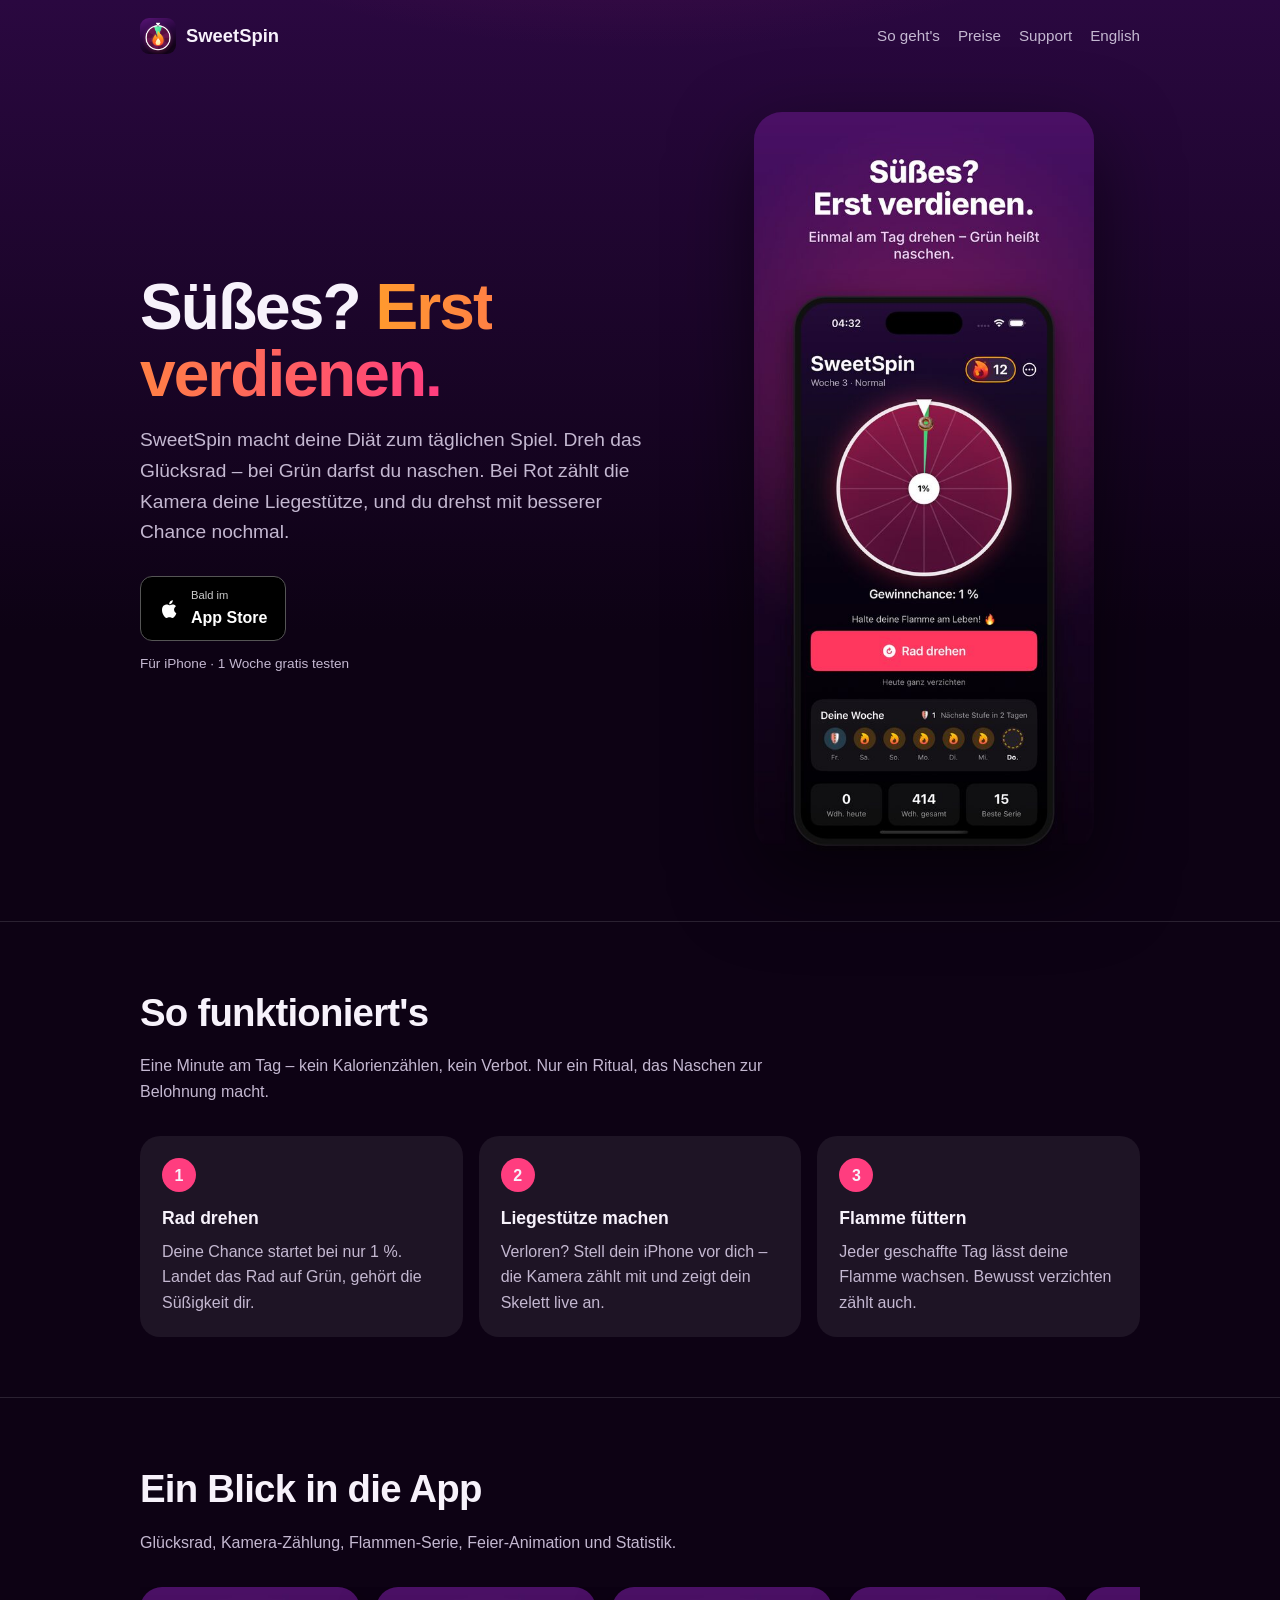
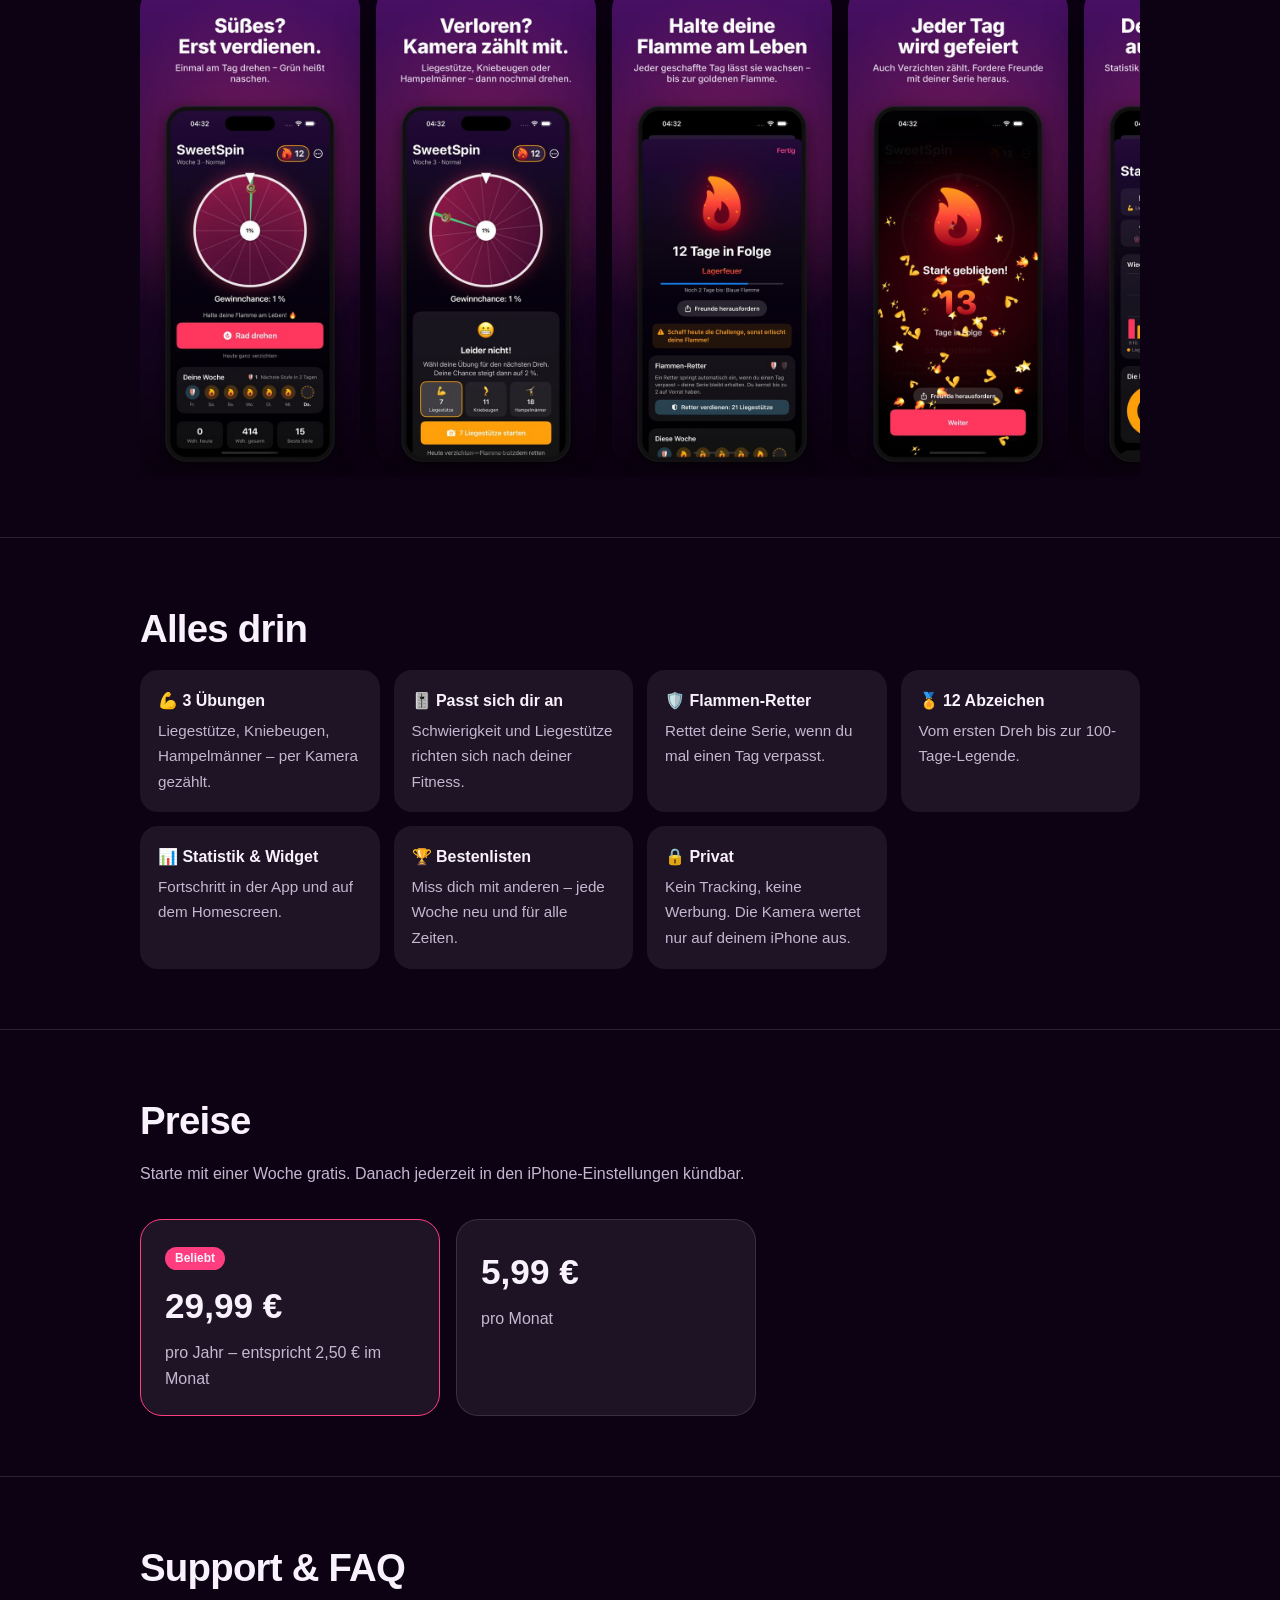
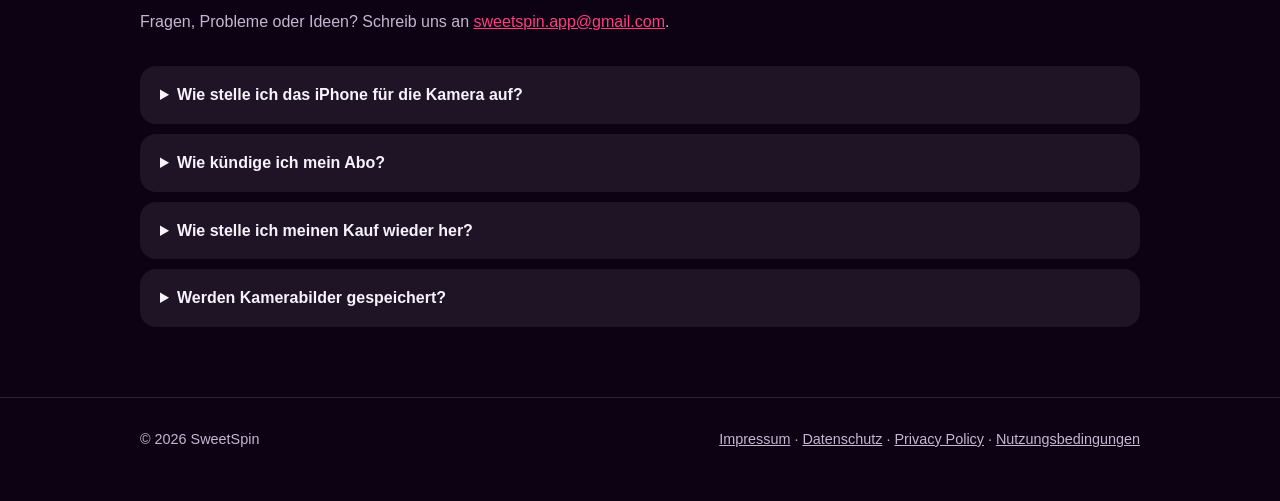
<file: index.html>
<!doctype html>
<html lang="de">
<head>
<meta charset="utf-8">
<meta name="viewport" content="width=device-width,initial-scale=1">
<title>SweetSpin – Verdien dir deine Süßigkeit</title>
<meta name="description" content="SweetSpin macht deine Diät zum Spiel: Dreh das Glücksrad, mach Liegestütze und halte deine Flamme am Leben. Für iPhone.">
<meta property="og:title" content="SweetSpin – Verdien dir deine Süßigkeit">
<meta property="og:description" content="Glücksrad, Liegestütze per Kamera und Flammen-Serie: die Diät-Challenge fürs iPhone.">
<meta property="og:image" content="1-gluecksrad.jpg">
<link rel="icon" href="icon.png">
<link rel="apple-touch-icon" href="apple-touch-icon.png">
<link rel="stylesheet" href="style.css">
</head>
<body>
<div class="wrap">
  <nav>
    <a class="brand" href="index.html"><img src="icon.png" alt="">SweetSpin</a>
    <div class="links">
      <a href="#so-gehts" class="hide-sm">So geht's</a>
      <a href="#preise" class="hide-sm">Preise</a>
      <a href="#support">Support</a>
      <a href="privacy.html" lang="en">English</a>
    </div>
  </nav>

  <header class="hero">
    <div>
      <h1>Süßes? <span>Erst verdienen.</span></h1>
      <p class="lead">SweetSpin macht deine Diät zum täglichen Spiel. Dreh das Glücksrad – bei Grün darfst du naschen. Bei Rot zählt die Kamera deine Liegestütze, und du drehst mit besserer Chance nochmal.</p>
      <a class="badge" href="#" aria-label="Bald im App Store">
        <svg width="22" height="22" viewBox="0 0 24 24" fill="#fff" aria-hidden="true"><path d="M16.4 12.6c0-2.4 2-3.6 2.1-3.7-1.1-1.7-2.9-1.9-3.5-1.9-1.5-.2-2.9.9-3.7.9-.8 0-1.9-.9-3.2-.8-1.6 0-3.2 1-4 2.5-1.7 3-.4 7.4 1.2 9.8.8 1.2 1.8 2.5 3 2.4 1.2 0 1.7-.8 3.1-.8 1.5 0 1.9.8 3.2.8 1.3 0 2.2-1.2 3-2.4.9-1.4 1.3-2.7 1.3-2.8-.1 0-2.5-1-2.5-4zM14 5.4c.7-.8 1.1-1.9 1-3-1 0-2.1.7-2.8 1.5-.6.7-1.2 1.8-1 2.9 1.1.1 2.1-.6 2.8-1.4z"/></svg>
        <span><small>Bald im</small>App Store</span>
      </a>
      <p class="note">Für iPhone · 1 Woche gratis testen</p>
    </div>
    <div class="phone"><img src="1-gluecksrad.jpg" alt="SweetSpin Glücksrad mit 12-Tage-Flamme"></div>
  </header>
</div>

<section id="so-gehts">
  <div class="wrap">
    <h2>So funktioniert's</h2>
    <p class="sub">Eine Minute am Tag – kein Kalorienzählen, kein Verbot. Nur ein Ritual, das Naschen zur Belohnung macht.</p>
    <div class="steps">
      <div class="step"><div class="num">1</div><h3>Rad drehen</h3><p>Deine Chance startet bei nur 1 %. Landet das Rad auf Grün, gehört die Süßigkeit dir.</p></div>
      <div class="step"><div class="num">2</div><h3>Liegestütze machen</h3><p>Verloren? Stell dein iPhone vor dich – die Kamera zählt mit und zeigt dein Skelett live an.</p></div>
      <div class="step"><div class="num">3</div><h3>Flamme füttern</h3><p>Jeder geschaffte Tag lässt deine Flamme wachsen. Bewusst verzichten zählt auch.</p></div>
    </div>
  </div>
</section>

<section>
  <div class="wrap">
    <h2>Ein Blick in die App</h2>
    <p class="sub">Glücksrad, Kamera-Zählung, Flammen-Serie, Feier-Animation und Statistik.</p>
    <div class="gallery">
      <img src="1-gluecksrad.jpg" alt="Glücksrad" loading="lazy">
      <img src="2-uebungen.jpg" alt="Übungsauswahl" loading="lazy">
      <img src="3-flamme.jpg" alt="Flammen-Serie" loading="lazy">
      <img src="4-feier.jpg" alt="Feier-Animation" loading="lazy">
      <img src="5-statistik.jpg" alt="Statistik" loading="lazy">
    </div>
  </div>
</section>

<section>
  <div class="wrap">
    <h2>Alles drin</h2>
    <div class="features">
      <div class="feature"><b>💪 3 Übungen</b><span>Liegestütze, Kniebeugen, Hampelmänner – per Kamera gezählt.</span></div>
      <div class="feature"><b>🎚️ Passt sich dir an</b><span>Schwierigkeit und Liegestütze richten sich nach deiner Fitness.</span></div>
      <div class="feature"><b>🛡️ Flammen-Retter</b><span>Rettet deine Serie, wenn du mal einen Tag verpasst.</span></div>
      <div class="feature"><b>🏅 12 Abzeichen</b><span>Vom ersten Dreh bis zur 100-Tage-Legende.</span></div>
      <div class="feature"><b>📊 Statistik & Widget</b><span>Fortschritt in der App und auf dem Homescreen.</span></div>
      <div class="feature"><b>🏆 Bestenlisten</b><span>Miss dich mit anderen – jede Woche neu und für alle Zeiten.</span></div>
      <div class="feature"><b>🔒 Privat</b><span>Kein Tracking, keine Werbung. Die Kamera wertet nur auf deinem iPhone aus.</span></div>
    </div>
  </div>
</section>

<section id="preise">
  <div class="wrap">
    <h2>Preise</h2>
    <p class="sub">Starte mit einer Woche gratis. Danach jederzeit in den iPhone-Einstellungen kündbar.</p>
    <div class="price">
      <div class="plan best"><span class="tag">Beliebt</span><div class="amount">29,99 €</div><p>pro Jahr – entspricht 2,50 € im Monat</p></div>
      <div class="plan"><div class="amount">5,99 €</div><p>pro Monat</p></div>
    </div>
  </div>
</section>

<section id="support">
  <div class="wrap">
    <h2>Support & FAQ</h2>
    <p class="sub">Fragen, Probleme oder Ideen? Schreib uns an <a href="mailto:sweetspin.app@gmail.com">sweetspin.app@gmail.com</a>.</p>
    <details><summary>Wie stelle ich das iPhone für die Kamera auf?</summary><p>Hochkant vor dich, Bildschirm zu dir. Für Liegestütze auf den Boden, ca. 1 m vor deinem Kopf. Für Kniebeugen und Hampelmänner ca. 2–3 m entfernt, sodass dein ganzer Körper zu sehen ist.</p></details>
    <details><summary>Wie kündige ich mein Abo?</summary><p>iPhone-Einstellungen → dein Name → Abonnements → SweetSpin. Oder in der App unter Einstellungen → Abo verwalten.</p></details>
    <details><summary>Wie stelle ich meinen Kauf wieder her?</summary><p>Auf der Abo-Seite der App „Abonnement wiederherstellen“ tippen.</p></details>
    <details><summary>Werden Kamerabilder gespeichert?</summary><p>Nein. Die Bilder werden in Echtzeit auf deinem iPhone ausgewertet und weder gespeichert noch übertragen.</p></details>
  </div>
</section>

<footer>
  <div class="wrap">
    <span>© 2026 SweetSpin</span>
    <span><a href="impressum.html">Impressum</a> · <a href="datenschutz.html">Datenschutz</a> · <a href="privacy.html">Privacy Policy</a> · <a href="https://www.apple.com/legal/internet-services/itunes/dev/stdeula/">Nutzungsbedingungen</a></span>
  </div>
</footer>
</body>
</html>
</file>
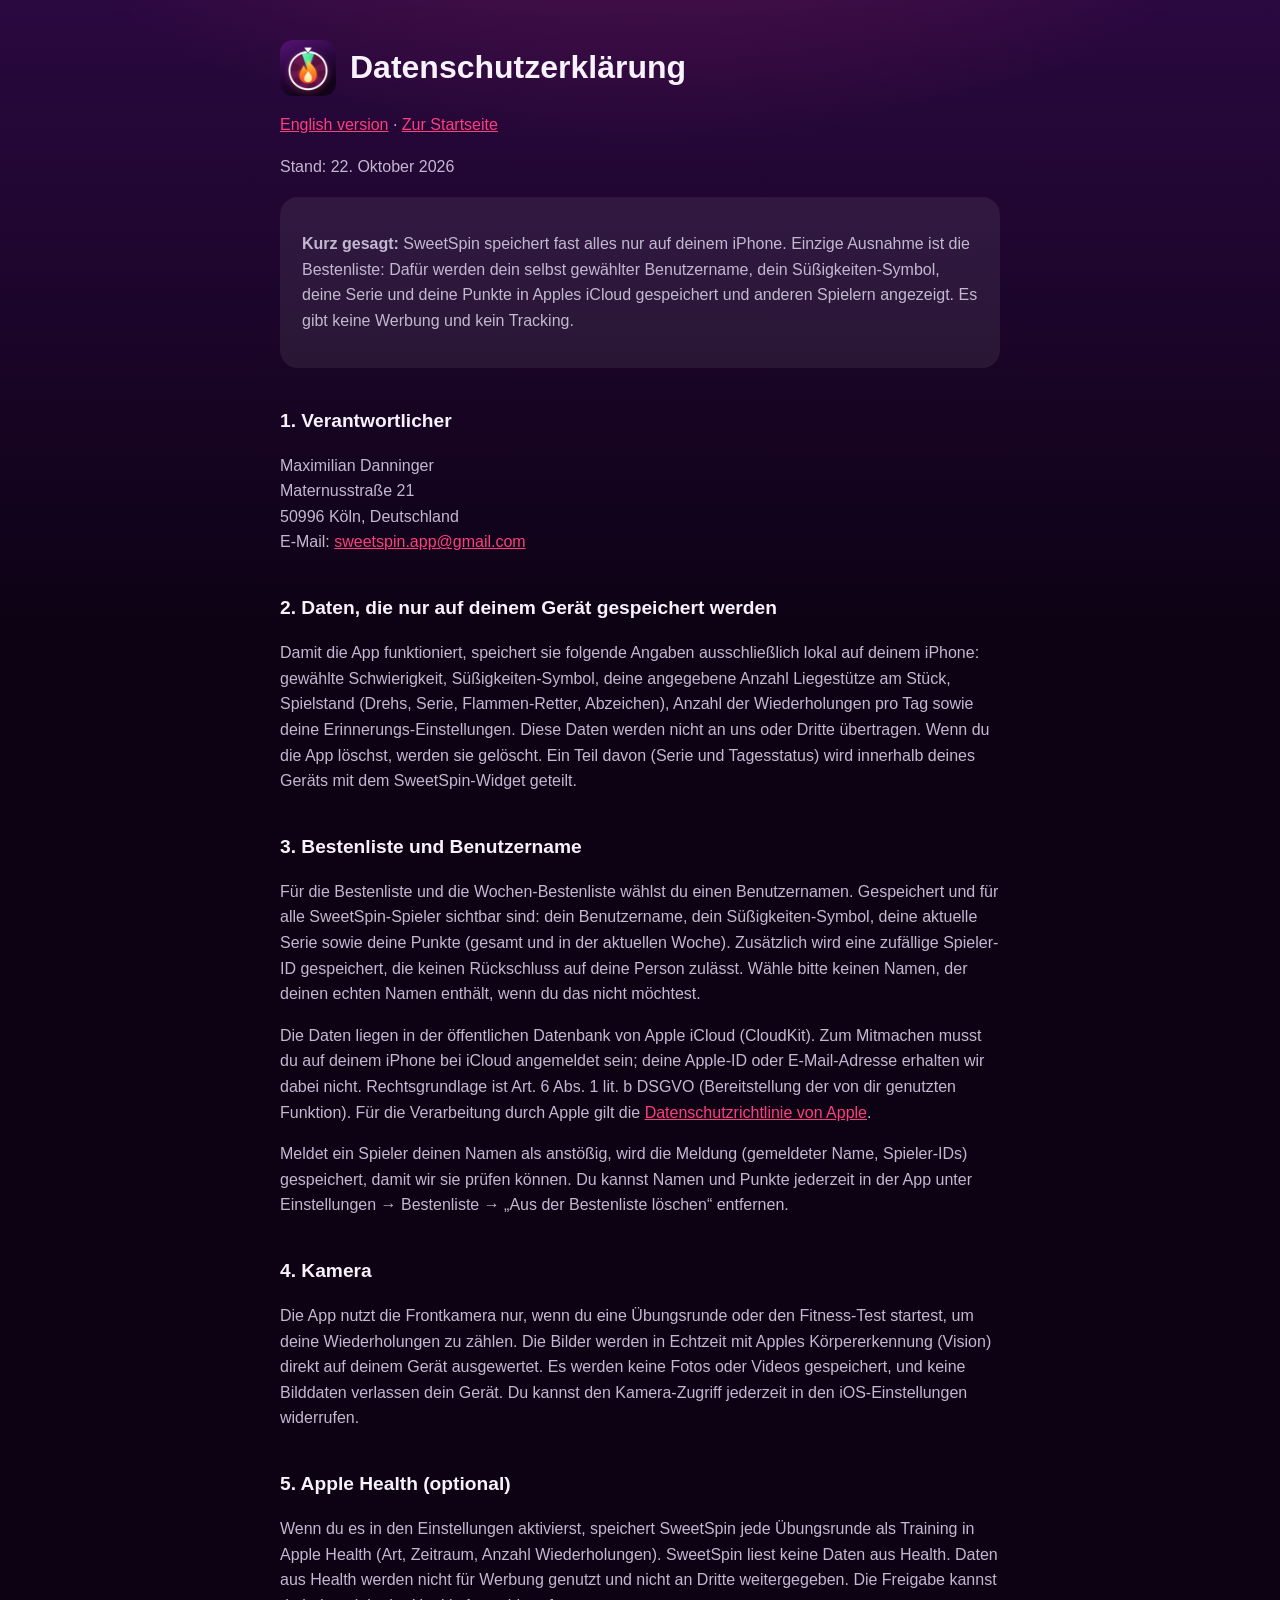
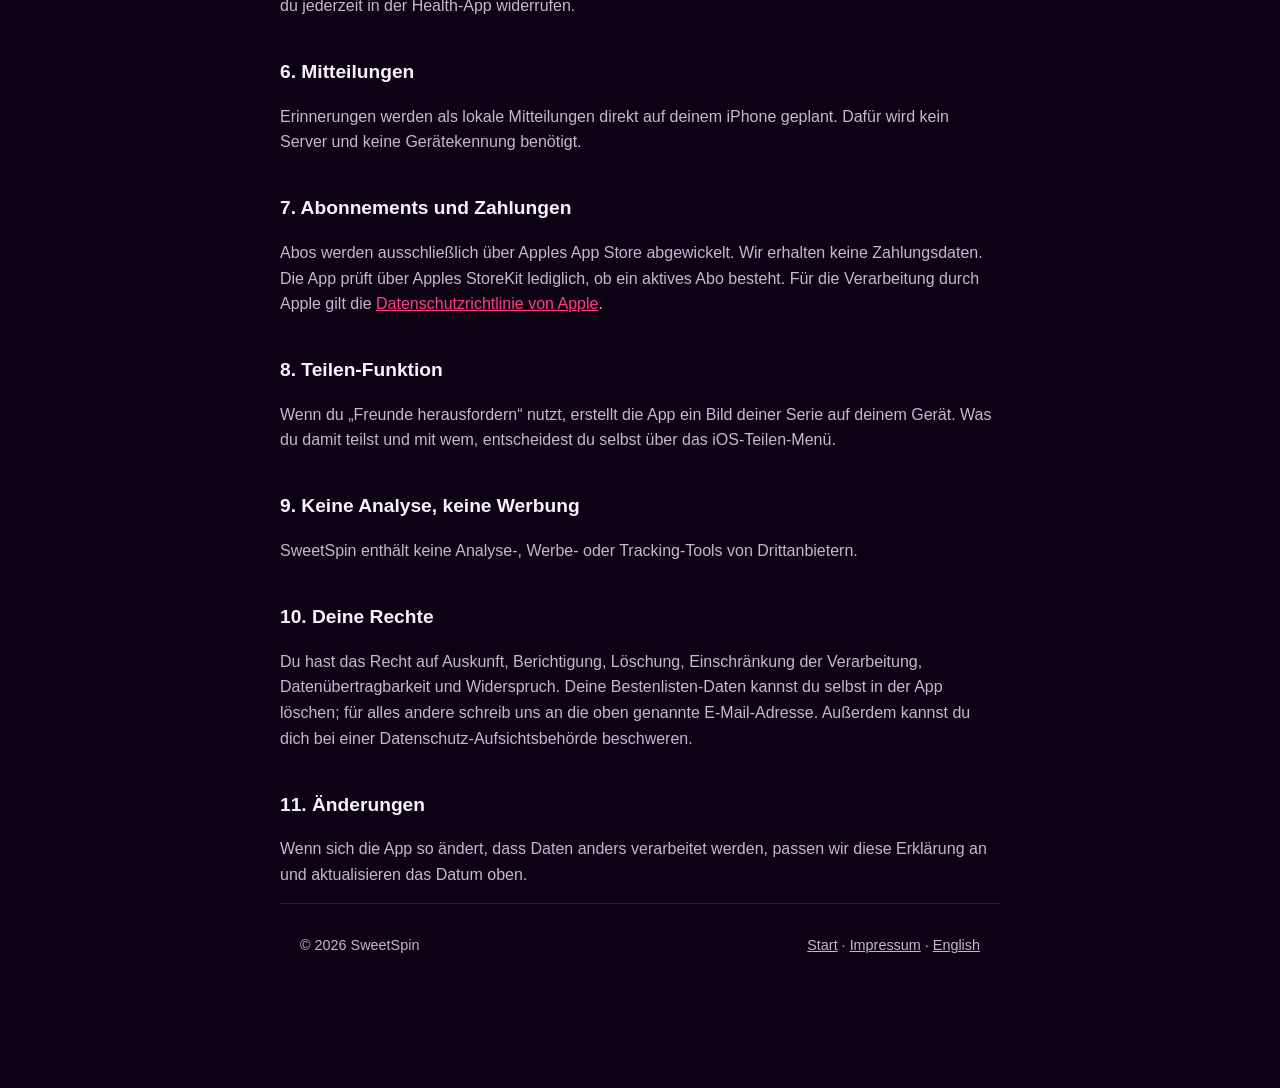
<file: datenschutz.html>
<!doctype html>
<html lang="de">
<head>
<meta charset="utf-8"><meta name="viewport" content="width=device-width,initial-scale=1">
<title>SweetSpin – Datenschutzerklärung</title>
<link rel="icon" href="icon.png"><link rel="stylesheet" href="style.css">
</head>
<body><main class="text">
<header><img src="icon.png" alt="SweetSpin App-Icon"><h1>Datenschutzerklärung</h1></header>
<p class="lang"><a href="privacy.html">English version</a> · <a href="index.html">Zur Startseite</a></p>
<p>Stand: 22. Oktober 2026</p>

<div class="card">
<p><b>Kurz gesagt:</b> SweetSpin speichert fast alles nur auf deinem iPhone. Einzige Ausnahme ist die Bestenliste: Dafür werden dein selbst gewählter Benutzername, dein Süßigkeiten-Symbol, deine Serie und deine Punkte in Apples iCloud gespeichert und anderen Spielern angezeigt. Es gibt keine Werbung und kein Tracking.</p>
</div>

<h2>1. Verantwortlicher</h2>
<p>Maximilian Danninger<br>
Maternusstraße 21<br>
50996 Köln, Deutschland<br>
E-Mail: <a href="mailto:sweetspin.app@gmail.com">sweetspin.app@gmail.com</a></p>

<h2>2. Daten, die nur auf deinem Gerät gespeichert werden</h2>
<p>Damit die App funktioniert, speichert sie folgende Angaben ausschließlich lokal auf deinem iPhone: gewählte Schwierigkeit, Süßigkeiten-Symbol, deine angegebene Anzahl Liegestütze am Stück, Spielstand (Drehs, Serie, Flammen-Retter, Abzeichen), Anzahl der Wiederholungen pro Tag sowie deine Erinnerungs-Einstellungen. Diese Daten werden nicht an uns oder Dritte übertragen. Wenn du die App löschst, werden sie gelöscht. Ein Teil davon (Serie und Tagesstatus) wird innerhalb deines Geräts mit dem SweetSpin-Widget geteilt.</p>

<h2>3. Bestenliste und Benutzername</h2>
<p>Für die Bestenliste und die Wochen-Bestenliste wählst du einen Benutzernamen. Gespeichert und für alle SweetSpin-Spieler sichtbar sind: dein Benutzername, dein Süßigkeiten-Symbol, deine aktuelle Serie sowie deine Punkte (gesamt und in der aktuellen Woche). Zusätzlich wird eine zufällige Spieler-ID gespeichert, die keinen Rückschluss auf deine Person zulässt. Wähle bitte keinen Namen, der deinen echten Namen enthält, wenn du das nicht möchtest.</p>
<p>Die Daten liegen in der öffentlichen Datenbank von Apple iCloud (CloudKit). Zum Mitmachen musst du auf deinem iPhone bei iCloud angemeldet sein; deine Apple-ID oder E-Mail-Adresse erhalten wir dabei nicht. Rechtsgrundlage ist Art. 6 Abs. 1 lit. b DSGVO (Bereitstellung der von dir genutzten Funktion). Für die Verarbeitung durch Apple gilt die <a href="https://www.apple.com/de/legal/privacy/">Datenschutzrichtlinie von Apple</a>.</p>
<p>Meldet ein Spieler deinen Namen als anstößig, wird die Meldung (gemeldeter Name, Spieler-IDs) gespeichert, damit wir sie prüfen können. Du kannst Namen und Punkte jederzeit in der App unter Einstellungen → Bestenliste → „Aus der Bestenliste löschen“ entfernen.</p>

<h2>4. Kamera</h2>
<p>Die App nutzt die Frontkamera nur, wenn du eine Übungsrunde oder den Fitness-Test startest, um deine Wiederholungen zu zählen. Die Bilder werden in Echtzeit mit Apples Körpererkennung (Vision) direkt auf deinem Gerät ausgewertet. Es werden keine Fotos oder Videos gespeichert, und keine Bilddaten verlassen dein Gerät. Du kannst den Kamera-Zugriff jederzeit in den iOS-Einstellungen widerrufen.</p>

<h2>5. Apple Health (optional)</h2>
<p>Wenn du es in den Einstellungen aktivierst, speichert SweetSpin jede Übungsrunde als Training in Apple Health (Art, Zeitraum, Anzahl Wiederholungen). SweetSpin liest keine Daten aus Health. Daten aus Health werden nicht für Werbung genutzt und nicht an Dritte weitergegeben. Die Freigabe kannst du jederzeit in der Health-App widerrufen.</p>

<h2>6. Mitteilungen</h2>
<p>Erinnerungen werden als lokale Mitteilungen direkt auf deinem iPhone geplant. Dafür wird kein Server und keine Gerätekennung benötigt.</p>

<h2>7. Abonnements und Zahlungen</h2>
<p>Abos werden ausschließlich über Apples App Store abgewickelt. Wir erhalten keine Zahlungsdaten. Die App prüft über Apples StoreKit lediglich, ob ein aktives Abo besteht. Für die Verarbeitung durch Apple gilt die <a href="https://www.apple.com/de/legal/privacy/">Datenschutzrichtlinie von Apple</a>.</p>

<h2>8. Teilen-Funktion</h2>
<p>Wenn du „Freunde herausfordern“ nutzt, erstellt die App ein Bild deiner Serie auf deinem Gerät. Was du damit teilst und mit wem, entscheidest du selbst über das iOS-Teilen-Menü.</p>

<h2>9. Keine Analyse, keine Werbung</h2>
<p>SweetSpin enthält keine Analyse-, Werbe- oder Tracking-Tools von Drittanbietern.</p>

<h2>10. Deine Rechte</h2>
<p>Du hast das Recht auf Auskunft, Berichtigung, Löschung, Einschränkung der Verarbeitung, Datenübertragbarkeit und Widerspruch. Deine Bestenlisten-Daten kannst du selbst in der App löschen; für alles andere schreib uns an die oben genannte E-Mail-Adresse. Außerdem kannst du dich bei einer Datenschutz-Aufsichtsbehörde beschweren.</p>

<h2>11. Änderungen</h2>
<p>Wenn sich die App so ändert, dass Daten anders verarbeitet werden, passen wir diese Erklärung an und aktualisieren das Datum oben.</p>

<footer><div class="wrap"><span>© 2026 SweetSpin</span><span><a href="index.html">Start</a> · <a href="impressum.html">Impressum</a> · <a href="privacy.html">English</a></span></div></footer>
</main></body></html>
</file>
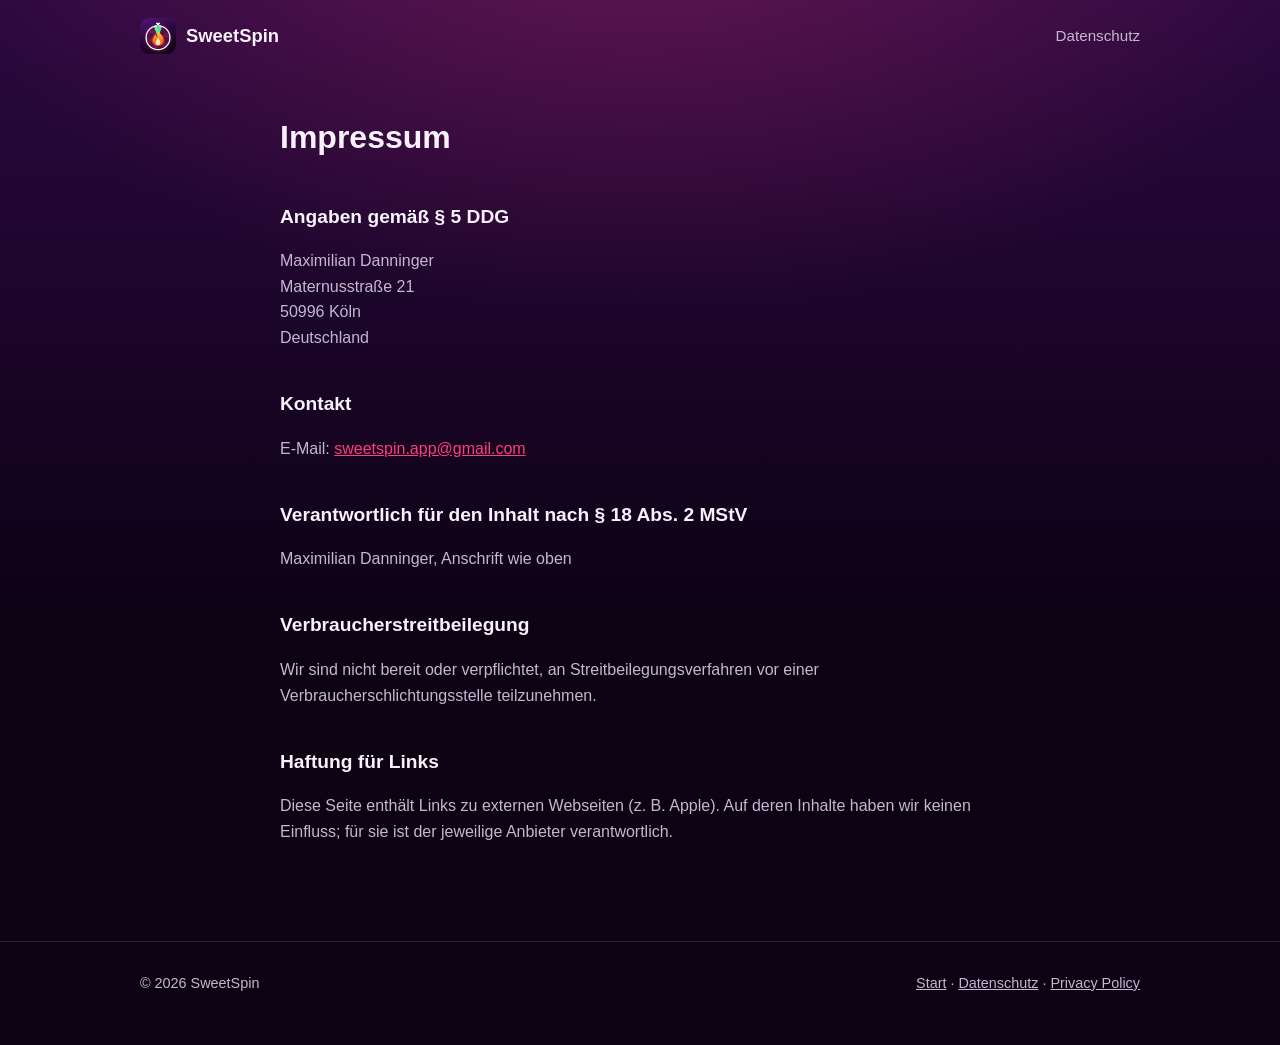
<file: impressum.html>
<!doctype html>
<html lang="de">
<head>
<meta charset="utf-8"><meta name="viewport" content="width=device-width,initial-scale=1">
<title>SweetSpin – Impressum</title>
<link rel="icon" href="icon.png"><link rel="stylesheet" href="style.css">
</head>
<body>
<div class="wrap"><nav><a class="brand" href="index.html"><img src="icon.png" alt="">SweetSpin</a><div class="links"><a href="datenschutz.html">Datenschutz</a></div></nav></div>
<main class="text">
<h1>Impressum</h1>

<h2>Angaben gemäß § 5 DDG</h2>
<p>Maximilian Danninger<br>
Maternusstraße 21<br>
50996 Köln<br>
Deutschland</p>

<h2>Kontakt</h2>
<p>E-Mail: <a href="mailto:sweetspin.app@gmail.com">sweetspin.app@gmail.com</a></p>

<h2>Verantwortlich für den Inhalt nach § 18 Abs. 2 MStV</h2>
<p>Maximilian Danninger, Anschrift wie oben</p>

<h2>Verbraucherstreitbeilegung</h2>
<p>Wir sind nicht bereit oder verpflichtet, an Streitbeilegungsverfahren vor einer Verbraucherschlichtungsstelle teilzunehmen.</p>

<h2>Haftung für Links</h2>
<p>Diese Seite enthält Links zu externen Webseiten (z. B. Apple). Auf deren Inhalte haben wir keinen Einfluss; für sie ist der jeweilige Anbieter verantwortlich.</p>
</main>
<footer><div class="wrap"><span>© 2026 SweetSpin</span><span><a href="index.html">Start</a> · <a href="datenschutz.html">Datenschutz</a> · <a href="privacy.html">Privacy Policy</a></span></div></footer>
</body>
</html>
</file>
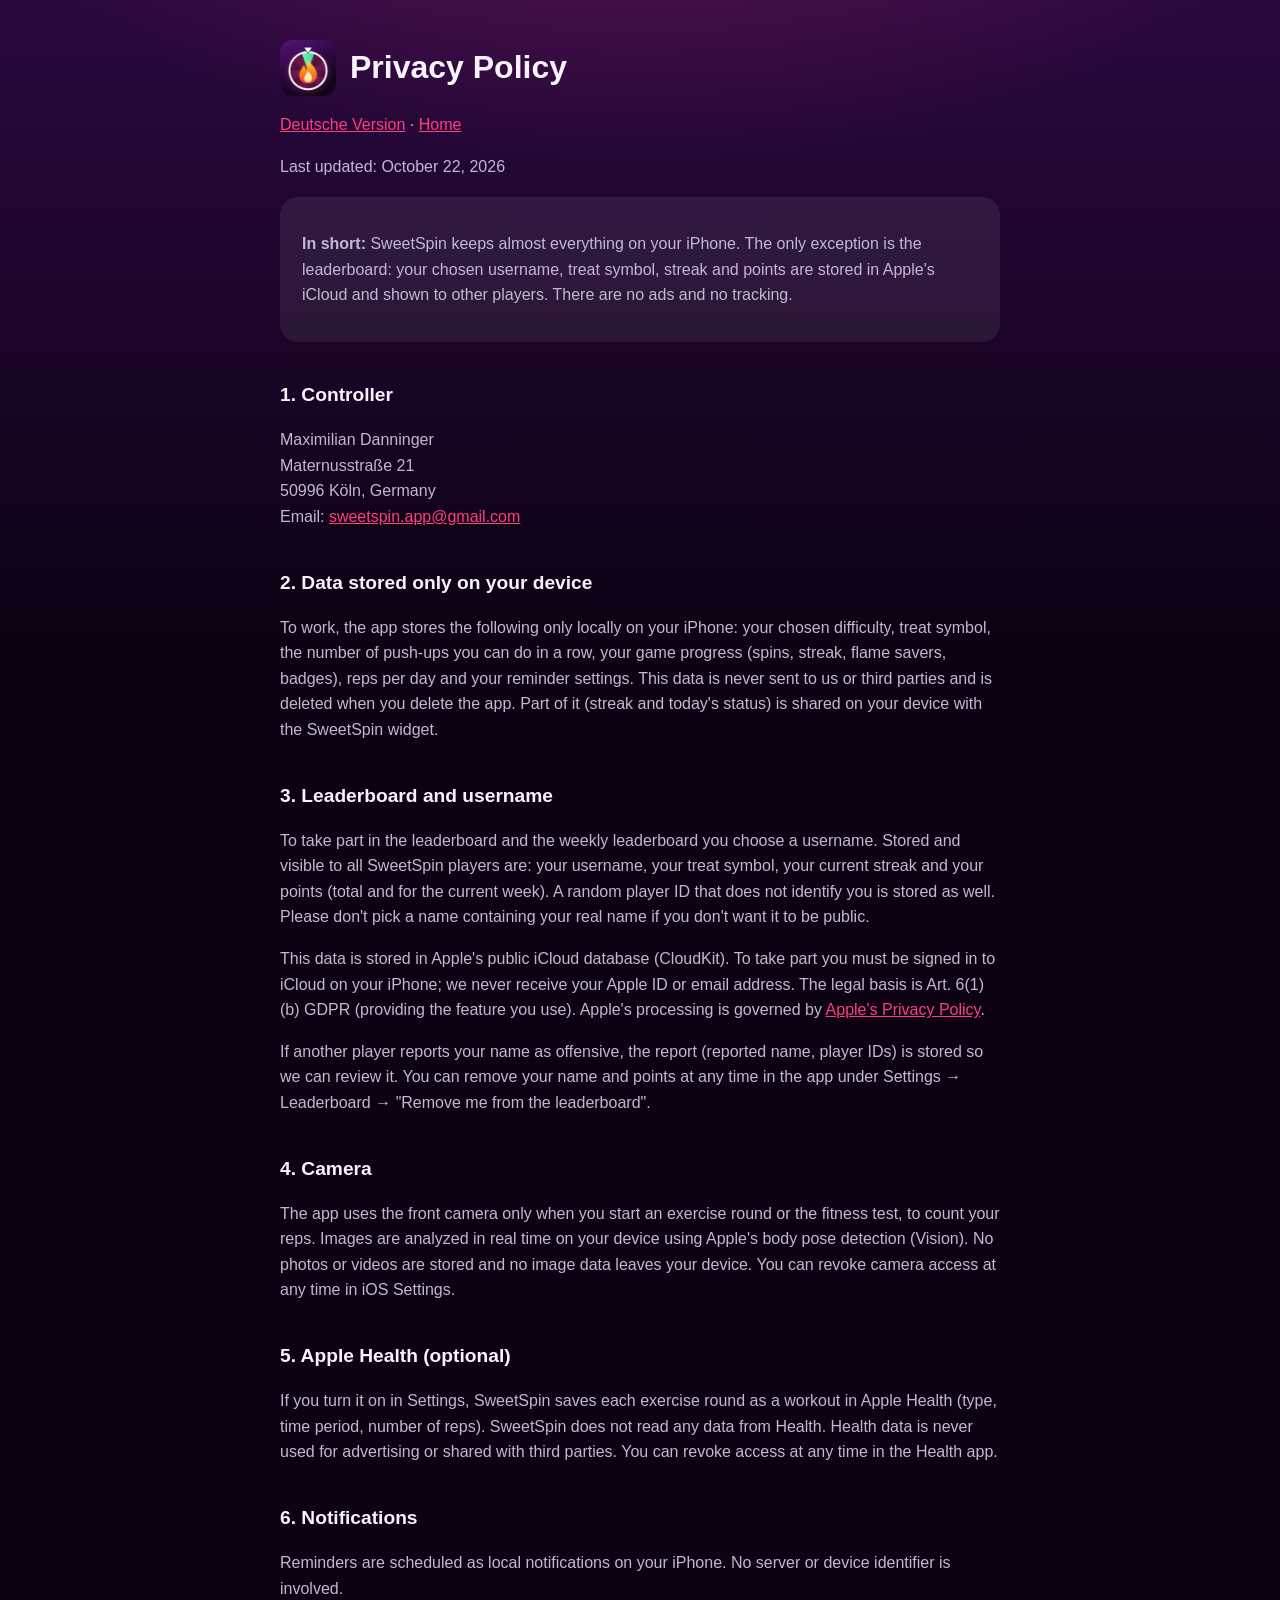
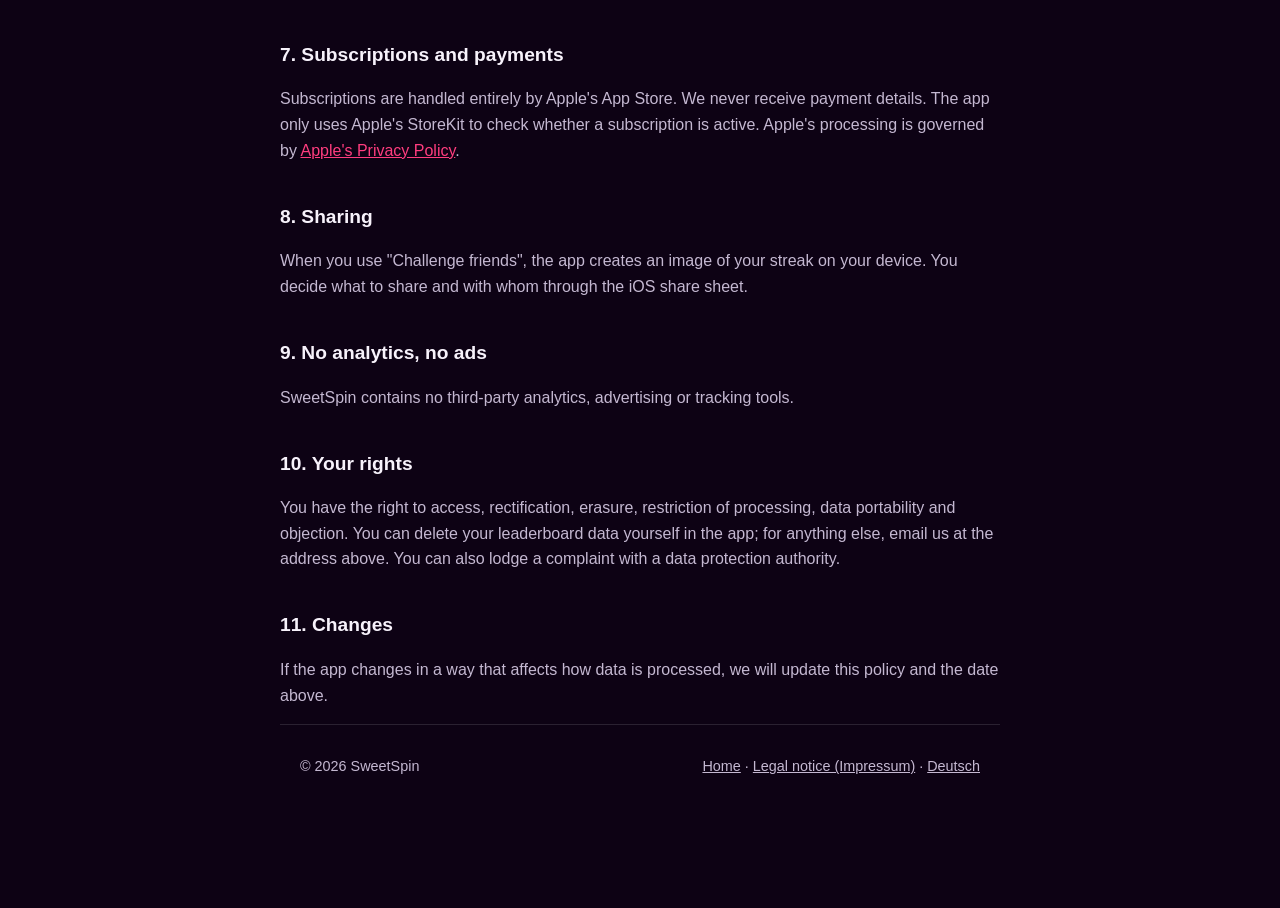
<file: privacy.html>
<!doctype html>
<html lang="en">
<head>
<meta charset="utf-8"><meta name="viewport" content="width=device-width,initial-scale=1">
<title>SweetSpin – Privacy Policy</title>
<link rel="icon" href="icon.png"><link rel="stylesheet" href="style.css">
</head>
<body><main class="text">
<header><img src="icon.png" alt="SweetSpin app icon"><h1>Privacy Policy</h1></header>
<p class="lang"><a href="datenschutz.html">Deutsche Version</a> · <a href="index.html">Home</a></p>
<p>Last updated: October 22, 2026</p>

<div class="card">
<p><b>In short:</b> SweetSpin keeps almost everything on your iPhone. The only exception is the leaderboard: your chosen username, treat symbol, streak and points are stored in Apple's iCloud and shown to other players. There are no ads and no tracking.</p>
</div>

<h2>1. Controller</h2>
<p>Maximilian Danninger<br>
Maternusstraße 21<br>
50996 Köln, Germany<br>
Email: <a href="mailto:sweetspin.app@gmail.com">sweetspin.app@gmail.com</a></p>

<h2>2. Data stored only on your device</h2>
<p>To work, the app stores the following only locally on your iPhone: your chosen difficulty, treat symbol, the number of push-ups you can do in a row, your game progress (spins, streak, flame savers, badges), reps per day and your reminder settings. This data is never sent to us or third parties and is deleted when you delete the app. Part of it (streak and today's status) is shared on your device with the SweetSpin widget.</p>

<h2>3. Leaderboard and username</h2>
<p>To take part in the leaderboard and the weekly leaderboard you choose a username. Stored and visible to all SweetSpin players are: your username, your treat symbol, your current streak and your points (total and for the current week). A random player ID that does not identify you is stored as well. Please don't pick a name containing your real name if you don't want it to be public.</p>
<p>This data is stored in Apple's public iCloud database (CloudKit). To take part you must be signed in to iCloud on your iPhone; we never receive your Apple ID or email address. The legal basis is Art. 6(1)(b) GDPR (providing the feature you use). Apple's processing is governed by <a href="https://www.apple.com/legal/privacy/">Apple's Privacy Policy</a>.</p>
<p>If another player reports your name as offensive, the report (reported name, player IDs) is stored so we can review it. You can remove your name and points at any time in the app under Settings → Leaderboard → "Remove me from the leaderboard".</p>

<h2>4. Camera</h2>
<p>The app uses the front camera only when you start an exercise round or the fitness test, to count your reps. Images are analyzed in real time on your device using Apple's body pose detection (Vision). No photos or videos are stored and no image data leaves your device. You can revoke camera access at any time in iOS Settings.</p>

<h2>5. Apple Health (optional)</h2>
<p>If you turn it on in Settings, SweetSpin saves each exercise round as a workout in Apple Health (type, time period, number of reps). SweetSpin does not read any data from Health. Health data is never used for advertising or shared with third parties. You can revoke access at any time in the Health app.</p>

<h2>6. Notifications</h2>
<p>Reminders are scheduled as local notifications on your iPhone. No server or device identifier is involved.</p>

<h2>7. Subscriptions and payments</h2>
<p>Subscriptions are handled entirely by Apple's App Store. We never receive payment details. The app only uses Apple's StoreKit to check whether a subscription is active. Apple's processing is governed by <a href="https://www.apple.com/legal/privacy/">Apple's Privacy Policy</a>.</p>

<h2>8. Sharing</h2>
<p>When you use "Challenge friends", the app creates an image of your streak on your device. You decide what to share and with whom through the iOS share sheet.</p>

<h2>9. No analytics, no ads</h2>
<p>SweetSpin contains no third-party analytics, advertising or tracking tools.</p>

<h2>10. Your rights</h2>
<p>You have the right to access, rectification, erasure, restriction of processing, data portability and objection. You can delete your leaderboard data yourself in the app; for anything else, email us at the address above. You can also lodge a complaint with a data protection authority.</p>

<h2>11. Changes</h2>
<p>If the app changes in a way that affects how data is processed, we will update this policy and the date above.</p>

<footer><div class="wrap"><span>© 2026 SweetSpin</span><span><a href="index.html">Home</a> · <a href="impressum.html">Legal notice (Impressum)</a> · <a href="datenschutz.html">Deutsch</a></span></div></footer>
</main></body></html>
</file>
<file: style.css>
:root {
  --bg1: #2a0840;
  --bg2: #0d0214;
  --text: #f7f2fb;
  --muted: #c4b8d1;
  --accent: #ff3d7f;
  --green: #3ee08f;
  --orange: #ff9a2e;
  --card: rgba(255, 255, 255, 0.07);
  --line: rgba(255, 255, 255, 0.12);
}

* { box-sizing: border-box; }

html { scroll-behavior: smooth; }

body {
  margin: 0;
  font-family: -apple-system, BlinkMacSystemFont, "SF Pro Text", "Segoe UI", Roboto, sans-serif;
  color: var(--text);
  background: radial-gradient(1200px 700px at 50% -10%, rgba(255, 61, 127, 0.28), transparent 60%),
              linear-gradient(180deg, var(--bg1), var(--bg2) 70%) fixed;
  background-color: var(--bg2);
  line-height: 1.6;
  -webkit-font-smoothing: antialiased;
}

a { color: var(--accent); }

.wrap { max-width: 1040px; margin: 0 auto; padding: 0 20px; }

/* Navigation */
nav { display: flex; align-items: center; justify-content: space-between; padding: 18px 0; }
nav .brand { display: flex; align-items: center; gap: 10px; color: var(--text); text-decoration: none; font-weight: 800; font-size: 1.15rem; }
nav .brand img { width: 36px; height: 36px; border-radius: 9px; }
nav .links { display: flex; gap: 18px; font-size: 0.95rem; }
nav .links a { color: var(--muted); text-decoration: none; }
nav .links a:hover { color: var(--text); }

/* Hero */
.hero { display: grid; grid-template-columns: 1.1fr 0.9fr; gap: 40px; align-items: center; padding: 40px 0 70px; }
.hero h1 { font-size: clamp(2.4rem, 6vw, 4rem); line-height: 1.04; letter-spacing: -0.03em; margin: 0 0 18px; }
.hero h1 span { background: linear-gradient(90deg, var(--orange), var(--accent)); -webkit-background-clip: text; background-clip: text; color: transparent; }
.hero p.lead { font-size: 1.2rem; color: var(--muted); margin: 0 0 28px; max-width: 520px; }
.badge {
  display: inline-flex; align-items: center; gap: 10px;
  background: #000; color: #fff; border: 1px solid #555; border-radius: 12px;
  padding: 10px 18px; text-decoration: none; font-weight: 600;
}
.badge small { display: block; font-size: 0.7rem; font-weight: 500; opacity: 0.8; }
.note { color: var(--muted); font-size: 0.85rem; margin-top: 12px; }
.hero .phone img { width: 100%; max-width: 340px; display: block; margin: 0 auto; border-radius: 28px; box-shadow: 0 30px 80px rgba(0,0,0,.55); }

/* Sections */
section { padding: 60px 0; border-top: 1px solid var(--line); }
section h2 { font-size: clamp(1.7rem, 4vw, 2.4rem); letter-spacing: -0.02em; margin: 0 0 10px; }
section p.sub { color: var(--muted); margin: 0 0 32px; max-width: 640px; }

.steps { display: grid; grid-template-columns: repeat(3, 1fr); gap: 16px; counter-reset: step; }
.step { background: var(--card); border-radius: 20px; padding: 22px; }
.step .num { width: 34px; height: 34px; border-radius: 50%; display: grid; place-items: center; font-weight: 800; background: var(--accent); margin-bottom: 12px; }
.step h3 { margin: 0 0 6px; font-size: 1.1rem; }
.step p { margin: 0; color: var(--muted); }

.gallery { display: flex; gap: 16px; overflow-x: auto; padding-bottom: 12px; scroll-snap-type: x mandatory; }
.gallery img { width: 220px; flex: 0 0 auto; border-radius: 22px; scroll-snap-align: start; box-shadow: 0 16px 40px rgba(0,0,0,.4); }

.features { display: grid; grid-template-columns: repeat(auto-fit, minmax(220px, 1fr)); gap: 14px; }
.feature { background: var(--card); border-radius: 18px; padding: 18px; }
.feature b { display: block; margin-bottom: 4px; }
.feature span { color: var(--muted); font-size: 0.95rem; }

.price { display: grid; grid-template-columns: repeat(2, minmax(0, 300px)); gap: 16px; }
.plan { background: var(--card); border: 1px solid var(--line); border-radius: 22px; padding: 24px; }
.plan.best { border-color: var(--accent); }
.plan .amount { font-size: 2.2rem; font-weight: 800; }
.plan .tag { display: inline-block; background: var(--accent); border-radius: 999px; padding: 2px 10px; font-size: 0.75rem; font-weight: 700; margin-bottom: 8px; }
.plan p { color: var(--muted); margin: 6px 0 0; }

details { background: var(--card); border-radius: 16px; padding: 16px 20px; margin-bottom: 10px; }
summary { cursor: pointer; font-weight: 600; }
details p { color: var(--muted); margin: 10px 0 0; }

/* Text pages (Impressum, Datenschutz) */
main.text { max-width: 760px; margin: 0 auto; padding: 20px 20px 80px; }
main.text h1 { font-size: 2rem; margin: 20px 0 6px; }
main.text h2 { margin-top: 2em; font-size: 1.2rem; }
main.text p, main.text li { color: var(--muted); }
.card { background: var(--card); border-radius: 18px; padding: 18px 22px; margin: 18px 0; }

footer { border-top: 1px solid var(--line); padding: 30px 0 50px; color: var(--muted); font-size: 0.9rem; }
footer .wrap { display: flex; flex-wrap: wrap; gap: 18px; justify-content: space-between; }
footer a { color: var(--muted); }

@media (max-width: 760px) {
  .hero { grid-template-columns: 1fr; padding-top: 10px; }
  .hero .phone { order: -1; }
  .hero .phone img { max-width: 260px; }
  .steps { grid-template-columns: 1fr; }
  .price { grid-template-columns: 1fr; }
  nav .links { gap: 12px; font-size: 0.85rem; }
  nav .links .hide-sm { display: none; }
}

main.text header { display: flex; align-items: center; gap: 14px; margin-top: 20px; }
main.text header img { width: 56px; height: 56px; border-radius: 13px; }
main.text header h1 { margin: 0; font-size: clamp(1.4rem, 6vw, 2rem); overflow-wrap: anywhere; hyphens: auto; }
main.text .lang a { color: var(--accent); }
.todo { background: #ffd23f; color: #000; padding: 0 4px; border-radius: 4px; }
</file>
